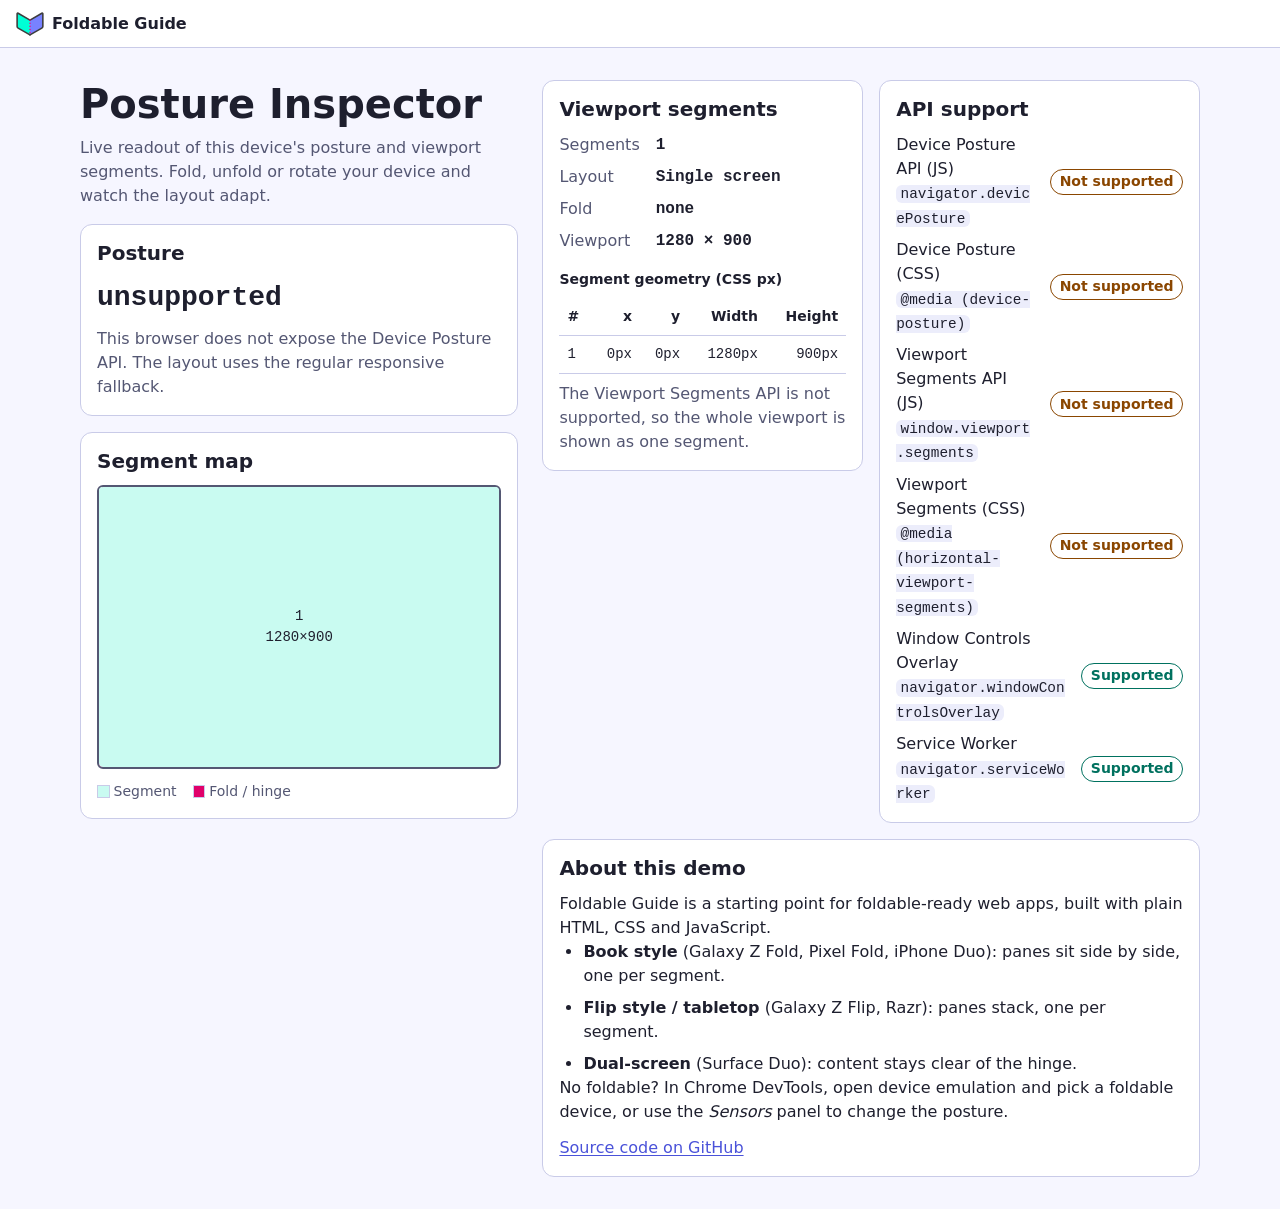
<file: index.html>
<!doctype html>
<html lang="en">
<head>
  <meta charset="utf-8">
  <!-- viewport-fit=cover lets the layout reach edge-to-edge on foldables; safe areas are handled in CSS. -->
  <meta name="viewport" content="width=device-width, initial-scale=1, viewport-fit=cover">
  <title>Foldable Guide · Posture Inspector</title>
  <meta name="description" content="A framework-free PWA boilerplate for foldable devices, demonstrating the Device Posture API and the Viewport Segments API.">
  <meta name="color-scheme" content="light dark">
  <meta name="theme-color" content="#ffffff" media="(prefers-color-scheme: light)">
  <meta name="theme-color" content="#1a1b2b" media="(prefers-color-scheme: dark)">
  <link rel="manifest" href="manifest.webmanifest">
  <link rel="icon" href="icons/icon.svg" type="image/svg+xml">
  <link rel="apple-touch-icon" href="icons/apple-touch-icon.png">

  <link rel="stylesheet" href="css/tokens.css">
  <link rel="stylesheet" href="css/base.css">
  <link rel="stylesheet" href="css/foldable.css">
  <link rel="stylesheet" href="css/inspector.css">

  <script type="module" src="js/app.js"></script>
</head>
<body>
  <a class="skip-link" href="#main">Skip to content</a>

  <header class="app-header">
    <img class="app-header__logo" src="icons/icon.svg" alt="" width="28" height="28">
    <span class="app-header__title">Foldable Guide</span>
  </header>

  <main id="main" class="inspector">
    <!-- Primary pane: first segment (left in book posture, top in tabletop). -->
    <div class="pane pane--primary">
      <section class="intro" aria-labelledby="title">
        <h1 id="title">Posture Inspector</h1>
        <p>Live readout of this device's posture and viewport segments. Fold, unfold or rotate your device and watch the layout adapt.</p>
      </section>

      <section class="panel" aria-labelledby="posture-heading">
        <h2 id="posture-heading">Posture</h2>
        <posture-readout></posture-readout>
      </section>

      <section class="panel" aria-labelledby="map-heading">
        <h2 id="map-heading">Segment map</h2>
        <segment-map></segment-map>
      </section>
    </div>

    <!-- Secondary pane: second segment (right in book posture, bottom in tabletop). -->
    <div class="pane pane--secondary">
      <section class="panel" aria-labelledby="segments-heading">
        <h2 id="segments-heading">Viewport segments</h2>
        <segments-readout></segments-readout>
      </section>

      <section class="panel" aria-labelledby="support-heading">
        <h2 id="support-heading">API support</h2>
        <support-status></support-status>
      </section>

      <section class="panel about" aria-labelledby="about-heading">
        <h2 id="about-heading">About this demo</h2>
        <p>Foldable Guide is a starting point for foldable-ready web apps, built with plain HTML, CSS and JavaScript.</p>
        <ul>
          <li><strong>Book style</strong> (Galaxy Z Fold, Pixel Fold, iPhone Duo): panes sit side by side, one per segment.</li>
          <li><strong>Flip style / tabletop</strong> (Galaxy Z Flip, Razr): panes stack, one per segment.</li>
          <li><strong>Dual-screen</strong> (Surface Duo): content stays clear of the hinge.</li>
        </ul>
        <p>No foldable? In Chrome DevTools, open device emulation and pick a foldable device, or use the <em>Sensors</em> panel to change the posture.</p>
        <p><a href="https://github.com/diekus/foldable-guide">Source code on GitHub</a></p>
      </section>
    </div>
  </main>

  <div id="announcer" class="visually-hidden" aria-live="polite" role="status"></div>
</body>
</html>
</file>
<file: css/tokens.css>
/*
 * Design tokens.
 * Palette derived from the app icon: periwinkle (accent), aqua (segments),
 * magenta (fold/hinge), charcoal-tinted neutrals. Rebrand a fork by
 * editing only this file.
 * Light/dark follows the system theme (no toggle). All text/background
 * pairs below meet WCAG 2.2 AA contrast.
 */
:root {
  color-scheme: light dark;

  /* Color — light */
  --color-bg: #f6f6ff;
  --color-surface: #ffffff;
  --color-surface-2: #ecedfb;
  --color-text: #1e1f2e;
  --color-text-muted: #545773;
  --color-border: #c9cbe8;
  --color-accent: #4a52d9;
  --color-accent-contrast: #ffffff;
  --color-ok: #00715f;
  --color-warn: #8a4600;
  --color-fold: #e0006a;
  --color-segment: #c9fbf1;
  --color-focus: #4a52d9;

  /* Typography */
  --font-sans: system-ui, -apple-system, "Segoe UI", Roboto, "Helvetica Neue", Arial, sans-serif;
  --font-mono: ui-monospace, "SF Mono", Menlo, Consolas, "Liberation Mono", monospace;
  --text-sm: 0.875rem;
  --text-md: 1rem;
  --text-lg: 1.25rem;
  --text-xl: 1.75rem;
  --text-2xl: clamp(1.75rem, 1.2rem + 2vw, 2.5rem);
  --leading: 1.5;

  /* Spacing */
  --space-1: 0.25rem;
  --space-2: 0.5rem;
  --space-3: 0.75rem;
  --space-4: 1rem;
  --space-5: 1.5rem;
  --space-6: 2rem;

  /* Shape */
  --radius-sm: 0.375rem;
  --radius-md: 0.75rem;
  --border-width: 1px;

  /* Layout */
  --content-max: 72rem;
  --header-height: 3rem;
}

@media (prefers-color-scheme: dark) {
  :root {
    --color-bg: #11121d;
    --color-surface: #1a1b2b;
    --color-surface-2: #252739;
    --color-text: #e9eaf7;
    --color-text-muted: #a9acc8;
    --color-border: #3d4060;
    --color-accent: #9aa1ff;
    --color-accent-contrast: #0d0f2a;
    --color-ok: #3ce6c6;
    --color-warn: #f0b05a;
    --color-fold: #ff4f9e;
    --color-segment: #123f3b;
    --color-focus: #9aa1ff;
  }
}
</file>
<file: css/base.css>
/*
 * Base styles: reset, typography and the default single-screen layout.
 * Nothing in this file assumes a foldable. Foldable rules live only in
 * foldable.css and inspector.css, inside posture/segment media queries.
 */

*,
*::before,
*::after {
  box-sizing: border-box;
}

* {
  margin: 0;
}

html {
  -webkit-text-size-adjust: 100%;
  text-size-adjust: 100%;
}

body {
  min-height: 100vh;
  min-height: 100dvh;
  display: flex;
  flex-direction: column;
  background: var(--color-bg);
  color: var(--color-text);
  font-family: var(--font-sans);
  font-size: var(--text-md);
  line-height: var(--leading);
}

img,
svg {
  display: block;
  max-width: 100%;
}

h1,
h2,
h3 {
  line-height: 1.2;
}

h1 {
  font-size: var(--text-2xl);
}

h2 {
  font-size: var(--text-lg);
}

p + p {
  margin-top: var(--space-3);
}

a {
  color: var(--color-accent);
  text-underline-offset: 0.15em;
}

code {
  font-family: var(--font-mono);
  font-size: 0.9em;
  background: var(--color-surface-2);
  padding: 0.05em 0.3em;
  border-radius: var(--radius-sm);
  overflow-wrap: anywhere;
}

:focus-visible {
  outline: 3px solid var(--color-focus);
  outline-offset: 2px;
}

.visually-hidden {
  position: absolute !important;
  width: 1px;
  height: 1px;
  padding: 0;
  margin: -1px;
  overflow: hidden;
  clip: rect(0 0 0 0);
  white-space: nowrap;
  border: 0;
}

.skip-link {
  position: absolute;
  top: var(--space-2);
  left: var(--space-2);
  z-index: 10;
  padding: var(--space-2) var(--space-4);
  background: var(--color-accent);
  color: var(--color-accent-contrast);
  border-radius: var(--radius-sm);
  transform: translateY(-200%);
}

.skip-link:focus {
  transform: none;
}

/* ---------- App header ---------- */

.app-header {
  display: flex;
  align-items: center;
  gap: var(--space-2);
  min-height: var(--header-height);
  padding: var(--space-2) var(--space-4);
  /* Keep clear of notches/rounded corners when viewport-fit=cover. */
  padding-left: max(var(--space-4), env(safe-area-inset-left, 0px));
  padding-right: max(var(--space-4), env(safe-area-inset-right, 0px));
  background: var(--color-surface);
  border-bottom: var(--border-width) solid var(--color-border);
}

.app-header__logo {
  width: 1.75rem;
  height: 1.75rem;
  flex: none;
}

.app-header__title {
  font-weight: 600;
  font-size: var(--text-md);
}

/*
 * Window Controls Overlay (installed desktop PWA).
 * The header becomes the title bar. Where the display mode is not
 * supported this block never matches and the header renders normally.
 */
@media (display-mode: window-controls-overlay) {
  .app-header {
    position: fixed;
    top: env(titlebar-area-y, 0);
    left: env(titlebar-area-x, 0);
    width: env(titlebar-area-width, 100%);
    height: env(titlebar-area-height, var(--header-height));
    min-height: 0;
    padding-block: 0;
    z-index: 5;
    -webkit-app-region: drag;
    app-region: drag;
  }

  .app-header a,
  .app-header button {
    -webkit-app-region: no-drag;
    app-region: no-drag;
  }

  body {
    padding-top: env(titlebar-area-height, var(--header-height));
  }
}

/* ---------- Main content ---------- */

main {
  flex: 1;
  width: 100%;
  max-width: var(--content-max);
  margin-inline: auto;
  padding: var(--space-4);
  padding-left: max(var(--space-4), env(safe-area-inset-left, 0px));
  padding-right: max(var(--space-4), env(safe-area-inset-right, 0px));
}

.panel {
  background: var(--color-surface);
  border: var(--border-width) solid var(--color-border);
  border-radius: var(--radius-md);
  padding: var(--space-4);
  min-width: 0;
}

.panel > h2 {
  margin-bottom: var(--space-3);
}

/* ---------- Motion ---------- */

@media (prefers-reduced-motion: reduce) {
  *,
  *::before,
  *::after {
    animation-duration: 0.01ms !important;
    animation-iteration-count: 1 !important;
    transition-duration: 0.01ms !important;
    scroll-behavior: auto !important;
  }
}
</file>
<file: css/foldable.css>
/*
 * foldable.css — scaffold for foldable layouts.
 *
 * Every block below is intentionally EMPTY. Add your app's styles to the
 * block that matches the posture/device you are targeting. The demo
 * Inspector's own foldable layout lives in inspector.css as a worked example.
 *
 * How the fallback works
 * ----------------------
 * Browsers that don't implement the Device Posture API or the Viewport
 * Segments API treat these media features as unknown, so the queries never
 * match and these rules are ignored: the base single-screen layout stays
 * untouched. When you read segment geometry with env(), always pass a
 * fallback value, e.g. env(viewport-segment-width 0 0, 100vw).
 *
 * Useful values
 * -------------
 *   env(viewport-segment-width  x y)   env(viewport-segment-height x y)
 *   env(viewport-segment-top    x y)   env(viewport-segment-bottom x y)
 *   env(viewport-segment-left   x y)   env(viewport-segment-right  x y)
 *   x = column index, y = row index of the segment.
 *
 * Fold/hinge size:
 *   side-by-side: calc(env(viewport-segment-left 1 0) - env(viewport-segment-right 0 0))
 *   stacked:      calc(env(viewport-segment-top 0 1) - env(viewport-segment-bottom 0 0))
 */

:root {
  /* Shared helpers. Fallbacks resolve to a single full-viewport segment. */
  --fold-width: calc(env(viewport-segment-left 1 0, 0px) - env(viewport-segment-right 0 0, 0px));
  --fold-height: calc(env(viewport-segment-top 0 1, 0px) - env(viewport-segment-bottom 0 0, 0px));
}

/* ======================================================================
 * 1. Posture only
 * ====================================================================== */

@media (device-posture: continuous) {
  /* Flat screen: any phone, tablet or desktop, and a Flip/Fold opened
     completely flat. Usually no changes are needed here. */
}

@media (device-posture: folded) {
  /* Device is partly folded (any foldable, any orientation).
     Good place for posture-wide tweaks, e.g. larger touch targets. */
}

/* ======================================================================
 * 2. Flip style / tabletop — two segments STACKED (horizontal fold)
 *    Galaxy Z Flip, Motorola Razr, Pixel/Huawei flip phones half-open,
 *    or a book-style Fold rotated to landscape and half-open.
 * ====================================================================== */

@media (vertical-viewport-segments: 2) {
  /* Top segment:    env(viewport-segment-*  0 0)
     Bottom segment: env(viewport-segment-*  0 1)
     Typical pattern: content/viewer on top, controls on the bottom. */
}

@media (vertical-viewport-segments: 2) and (device-posture: folded) {
  /* Tabletop / laptop posture specifically (device is bent, not flat). */
}

/* ======================================================================
 * 3. Book style — two segments SIDE BY SIDE (vertical fold)
 *    Galaxy Z Fold, Galaxy Z Fold Ultra, Pixel Fold, foldable iPhone,
 *    Huawei book-style foldables half-open.
 * ====================================================================== */

@media (horizontal-viewport-segments: 2) {
  /* Left segment:  env(viewport-segment-* 0 0)
     Right segment: env(viewport-segment-* 1 0)
     Typical pattern: list on the left, detail on the right. */
}

@media (horizontal-viewport-segments: 2) and (device-posture: folded) {
  /* Book posture specifically (device is bent like an open book). */
}

/* ======================================================================
 * 4. Dual-screen with a physical hinge — Microsoft Surface Duo
 *    Spanned across both screens. Segments are side by side (portrait)
 *    or stacked (landscape) with a non-zero gap: --fold-width/--fold-height.
 *    Never place content in the gap, it is not visible.
 * ====================================================================== */

@media (horizontal-viewport-segments: 2) and (device-posture: continuous) {
  /* Surface Duo spanned flat (180°) in portrait. */
}

@media (vertical-viewport-segments: 2) and (device-posture: continuous) {
  /* Surface Duo spanned flat (180°) in landscape. */
}

/* ======================================================================
 * 5. Small single screens — flip cover screens
 *    Galaxy Z Flip / Razr folded shut. Not exposed by the APIs: it's just a
 *    small viewport, so use regular size queries.
 * ====================================================================== */

@media (max-width: 22rem), (max-height: 22rem) {
  /* Compact layout for cover screens and other very small viewports. */
}
</file>
<file: css/inspector.css>
/*
 * Posture Inspector — the demo's own styles.
 * The foldable layouts at the bottom are a worked example of the blocks
 * scaffolded in foldable.css. Replace this file when you fork.
 *
 * Structure:
 *   main.inspector
 *     .pane--primary    intro, posture, segment map
 *     .pane--secondary  segment details, API support, about
 */

/* ---------- Default: single screen, mobile first ---------- */

.inspector {
  display: grid;
  gap: var(--space-4);
  align-content: start;
}

.pane {
  display: grid;
  gap: var(--space-4);
  align-content: start;
  min-width: 0;
}

/* Masonry-style panels: grid-lanes where supported, wrapping flex otherwise. */
.pane--secondary {
  display: flex;
  flex-wrap: wrap;
  align-items: flex-start;
}

.pane--secondary > * {
  flex: 1 1 min(100%, 20rem);
  min-width: 0;
}

@supports (display: grid-lanes) {
  .pane--secondary {
    display: grid-lanes;
    grid-template-columns: repeat(auto-fill, minmax(min(100%, 20rem), 1fr));
  }
}

.intro p {
  color: var(--color-text-muted);
  margin-top: var(--space-2);
  max-width: 60ch;
}

.about ul {
  padding-left: var(--space-5);
}

.about li + li {
  margin-top: var(--space-2);
}

/* ---------- Desktop / large screens ---------- */

@media (min-width: 56rem) {
  .inspector {
    grid-template-columns: minmax(0, 2fr) minmax(0, 3fr);
    gap: var(--space-5);
    padding-block: var(--space-6);
  }
}

/* ---------- Readouts ---------- */

.readout-value {
  font-size: var(--text-xl);
  font-weight: 700;
  font-family: var(--font-mono);
  overflow-wrap: anywhere;
}

.readout-note {
  color: var(--color-text-muted);
  margin-top: var(--space-2);
}

.facts {
  display: grid;
  grid-template-columns: max-content 1fr;
  gap: var(--space-2) var(--space-4);
}

.facts dt {
  color: var(--color-text-muted);
}

.facts dd {
  font-family: var(--font-mono);
  font-weight: 600;
  overflow-wrap: anywhere;
}

.table-wrap {
  overflow-x: auto;
  margin-top: var(--space-4);
}

.segments-table {
  width: 100%;
  border-collapse: collapse;
  font-size: var(--text-sm);
}

.segments-table caption {
  text-align: start;
  font-weight: 600;
  padding-bottom: var(--space-2);
}

.segments-table th,
.segments-table td {
  padding: var(--space-2);
  border-bottom: var(--border-width) solid var(--color-border);
  text-align: end;
  white-space: nowrap;
}

.segments-table th:first-child,
.segments-table td:first-child {
  text-align: start;
}

.segments-table td {
  font-family: var(--font-mono);
}

/* ---------- Support status ---------- */

.support-list {
  list-style: none;
  padding: 0;
  display: grid;
  gap: var(--space-2);
}

.support-list li {
  display: grid;
  grid-template-columns: minmax(0, 1fr) auto;
  align-items: center;
  gap: var(--space-3);
}

.badge {
  font-size: var(--text-sm);
  font-weight: 600;
  padding: 0.1em 0.6em;
  border-radius: 999px;
  border: var(--border-width) solid currentColor;
  white-space: nowrap;
}

.badge--ok {
  color: var(--color-ok);
}

.badge--no {
  color: var(--color-warn);
}

/* ---------- Segment map ---------- */

.segment-map__frame {
  position: relative;
  width: 100%;
  max-height: 22rem;
  aspect-ratio: var(--map-ratio, 16 / 10);
  margin-inline: auto;
  background: repeating-linear-gradient(
    45deg,
    var(--color-fold) 0 4px,
    transparent 4px 10px
  );
  border: 2px solid var(--color-text-muted);
  border-radius: var(--radius-sm);
  overflow: hidden;
}

/* Keep tall (portrait) maps from growing too large. */
.segment-map__frame[data-portrait] {
  width: auto;
  height: 18rem;
  max-width: 100%;
}

.segment-map__segment {
  position: absolute;
  display: grid;
  place-content: center;
  text-align: center;
  background: var(--color-segment);
  color: var(--color-text);
  font-size: var(--text-sm);
  font-family: var(--font-mono);
  outline: 1px solid var(--color-border);
}

.segment-map__legend {
  display: flex;
  flex-wrap: wrap;
  gap: var(--space-2) var(--space-4);
  margin-top: var(--space-3);
  font-size: var(--text-sm);
  color: var(--color-text-muted);
}

.segment-map__swatch {
  display: inline-block;
  width: 0.9em;
  height: 0.9em;
  margin-right: var(--space-1);
  vertical-align: -0.1em;
  border: 1px solid var(--color-border);
}

.segment-map__swatch--segment {
  background: var(--color-segment);
}

.segment-map__swatch--fold {
  background: var(--color-fold);
}

/* ======================================================================
 * Foldable layouts (see foldable.css for the full list of configurations)
 * Each pane is placed on its own segment and scrolls independently;
 * nothing is ever drawn under the fold or hinge.
 * ====================================================================== */

/* Book style (Fold, Pixel Fold, foldable iPhone) and Surface Duo portrait:
   segments side by side. Primary pane left, secondary pane right. */
@media (horizontal-viewport-segments: 2) {
  body {
    height: 100dvh;
  }

  .inspector {
    max-width: none;
    margin: 0;
    padding: 0;
    gap: 0;
    min-height: 0;
    grid-template-rows: minmax(0, 1fr);
    grid-template-columns:
      env(viewport-segment-width 0 0, 1fr)
      var(--fold-width)
      minmax(0, 1fr);
  }

  .pane {
    min-height: 0;
    overflow-y: auto;
    padding: var(--space-4);
  }

  .pane--primary {
    grid-column: 1;
    grid-row: 1;
  }

  .pane--secondary {
    grid-column: 3;
    grid-row: 1;
    grid-template-columns: minmax(0, 1fr);
  }

  /* Flex fallback: one panel per row on the narrow segment. */
  .pane--secondary > * {
    flex-basis: 100%;
  }
}

/* Flip style / tabletop (Flip, Razr, rotated Fold) and Surface Duo landscape:
   segments stacked. Primary pane on top, secondary pane on the bottom. */
@media (vertical-viewport-segments: 2) {
  body {
    height: 100dvh;
  }

  .inspector {
    max-width: none;
    margin: 0;
    padding: 0;
    gap: 0;
    min-height: 0;
    grid-template-columns: minmax(0, 1fr);
    /* Top row = top segment minus the header; the header sits above it. */
    grid-template-rows:
      minmax(0, 1fr)
      var(--fold-height)
      env(viewport-segment-height 0 1, 1fr);
  }

  .pane {
    min-height: 0;
    overflow-y: auto;
    padding: var(--space-3) var(--space-4);
  }

  .pane--primary {
    grid-row: 1;
  }

  .pane--secondary {
    grid-row: 3;
  }

  /* The top segment is short on flip phones: compact intro and map. */
  .intro h1 {
    font-size: var(--text-xl);
  }

  .intro p {
    display: none;
  }

  /* Keep the map short enough to fit the top segment. */
  .segment-map__frame,
  .segment-map__frame[data-portrait] {
    max-height: 9rem;
  }

  .segment-map__frame[data-portrait] {
    height: 9rem;
  }
}

/* Tabletop posture: the bottom half lies flat, like a laptop keyboard.
   Give it a subtle "control surface" background. */
@media (vertical-viewport-segments: 2) and (device-posture: folded) {
  .pane--secondary {
    background: var(--color-surface-2);
  }
}
</file>
